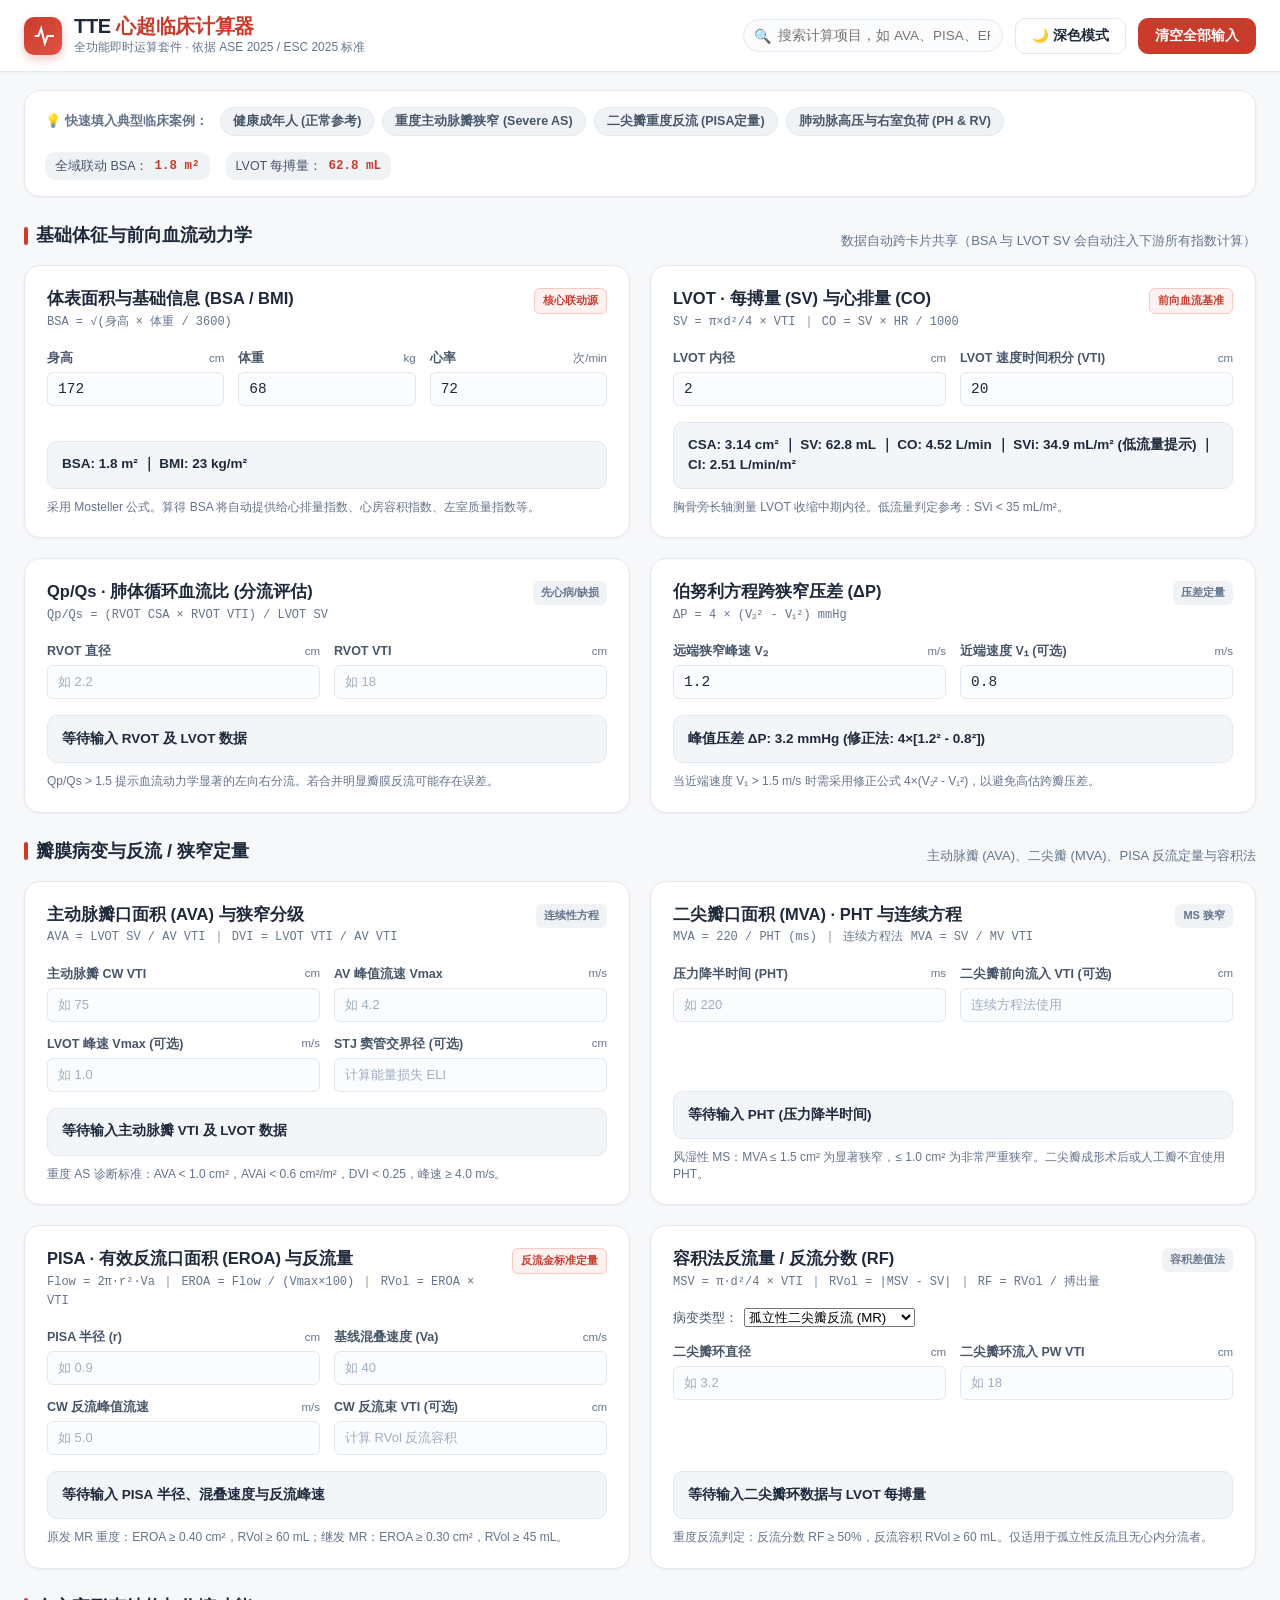
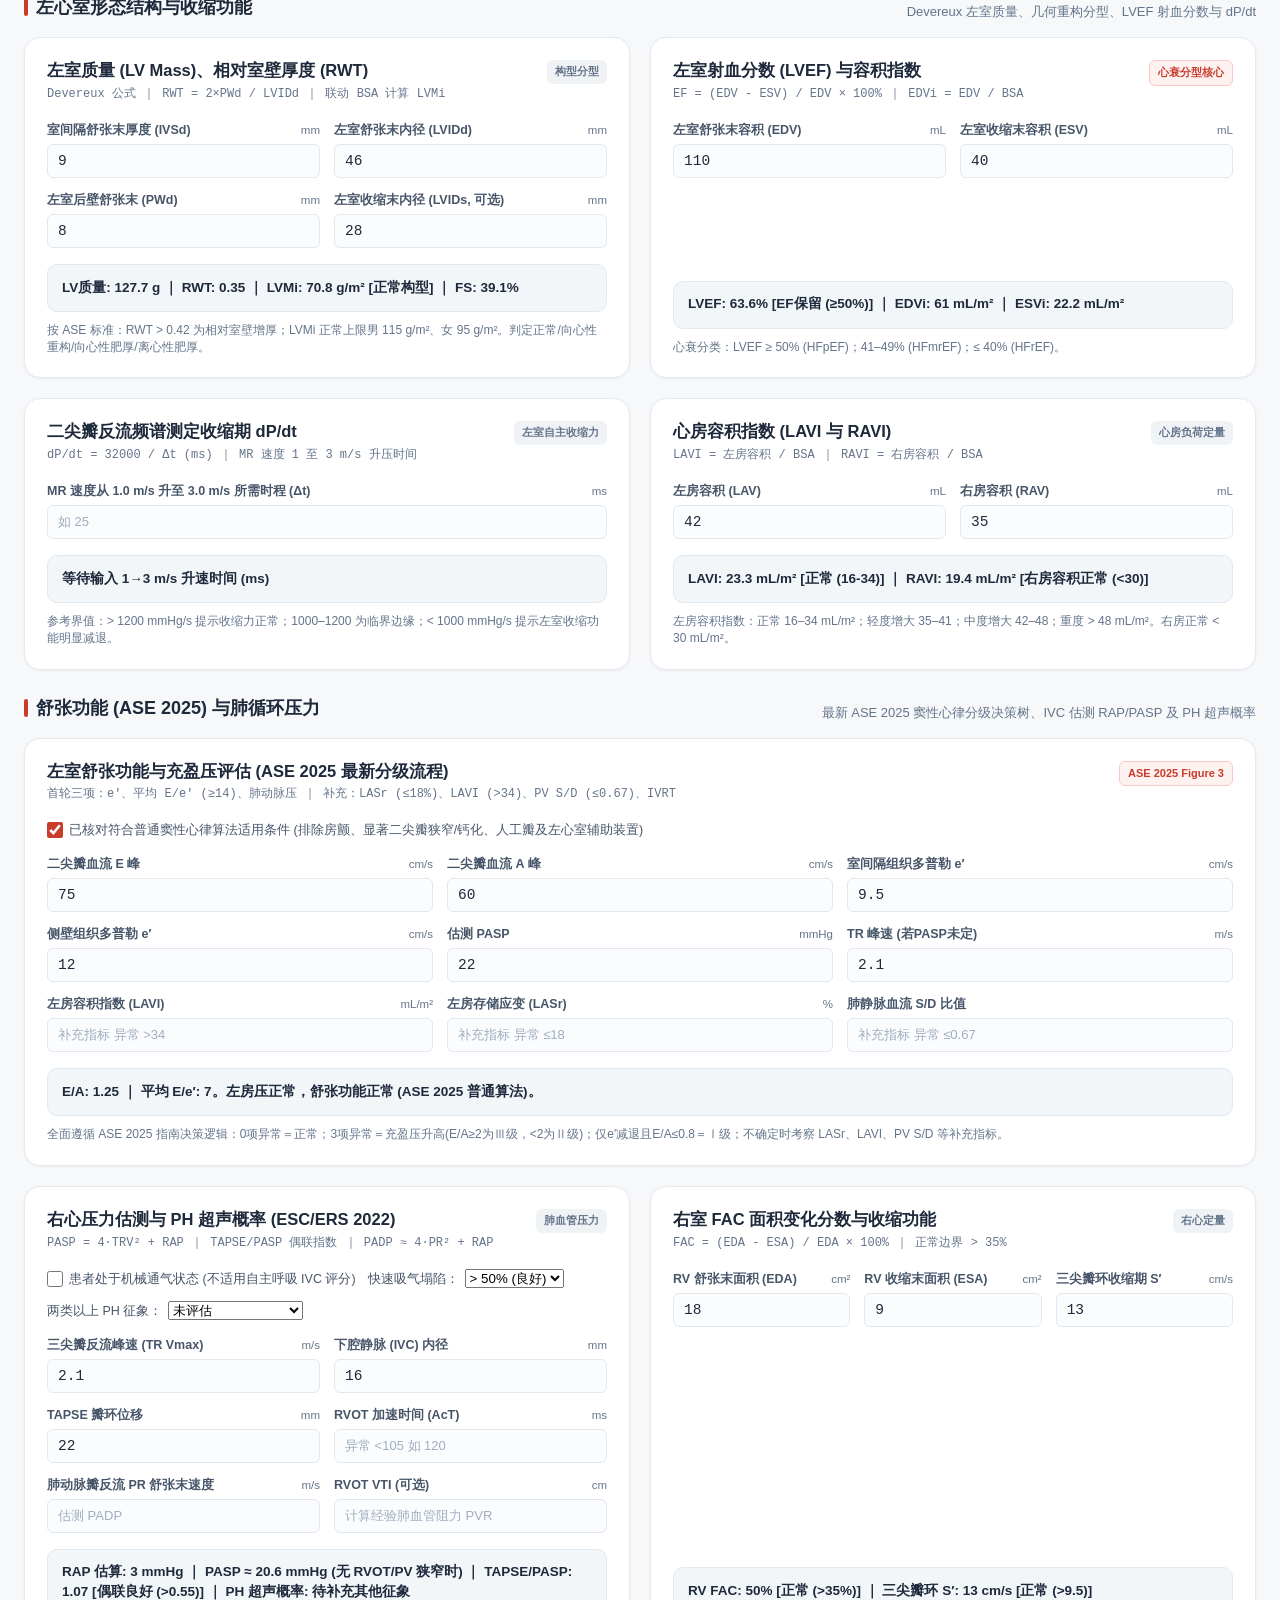
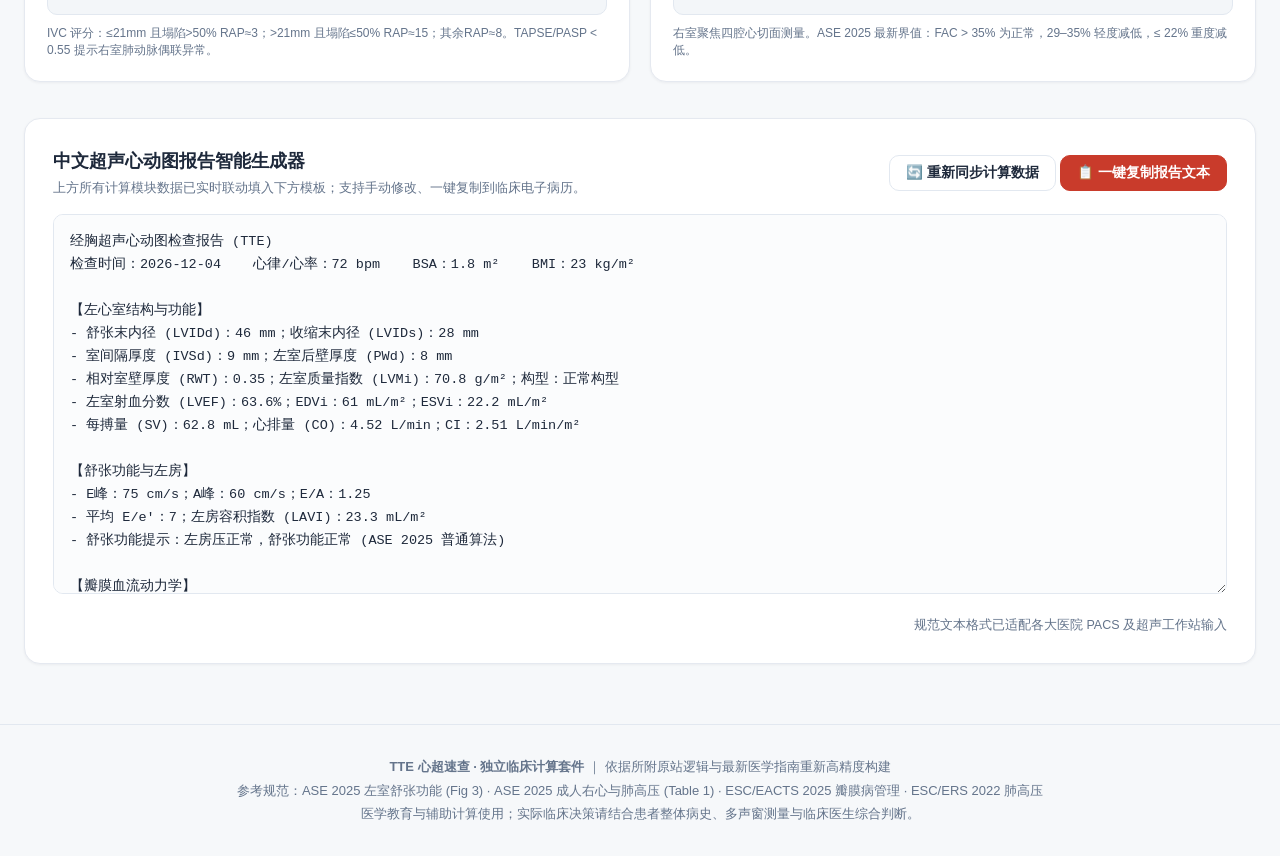
<file: index.html>
<!DOCTYPE html>
<html lang="zh-CN">
<head>
  <meta charset="utf-8">
  <meta name="viewport" content="width=device-width, initial-scale=1.0">
  <title>TTE 心超速查 · 临床计算器专业版 (含ASE 2025/ESC 2025)</title>
  <meta name="description" content="经胸超声心动图(TTE)全套真实在线医学计算器：体表面积BSA、LVOT心排量、Qp/Qs、主动脉瓣狭窄AVA、二尖瓣口面积MVA、PISA反流定量、左室质量LVMi、LVEF、ASE 2025舒张功能辅助及中文心超报告模板自动生成。">
  <link rel="icon" type="image/svg+xml" href="data:image/svg+xml,%3Csvg xmlns='http://www.w3.org/2000/svg' viewBox='0 0 32 32'%3E%3Crect width='32' height='32' rx='8' fill='%23c93b2b'/%3E%3Cpath d='M4 17h6l3-8 5 15 3-7h7' fill='none' stroke='white' stroke-width='2.5'/%3E%3C/svg%3E">
  <link rel="stylesheet" href="style.css">
</head>
<body>

  <!-- 顶部主导航栏 -->
  <header class="header-wrap">
    <div class="header-inner">
      <a class="brand-box" href="#">
        <div class="brand-icon">
          <svg viewBox="0 0 24 24"><path d="M3 12h4l3-8 4 16 3-8h7"/></svg>
        </div>
        <div class="brand-titles">
          <h1>TTE <span>心超临床计算器</span></h1>
          <p>全功能即时运算套件 · 依据 ASE 2025 / ESC 2025 标准</p>
        </div>
      </a>

      <div class="header-actions">
        <div class="search-box">
          <span class="search-icon">🔍</span>
          <input type="text" id="calcSearch" placeholder="搜索计算项目，如 AVA、PISA、EF..." aria-label="搜索项目">
        </div>
        <button class="btn" id="themeToggle" type="button" aria-label="切换明暗主题">🌙 深色模式</button>
        <button class="btn btn-primary" id="clearCalc" type="button">清空全部输入</button>
      </div>
    </div>
  </header>

  <!-- 预设病例与跨卡片联动状态横幅 -->
  <div class="banner">
    <div class="banner-card">
      <div class="preset-group">
        <span class="preset-title">💡 快速填入典型临床案例：</span>
        <button class="pill-btn" data-preset="normal">健康成年人 (正常参考)</button>
        <button class="pill-btn" data-preset="severe_as">重度主动脉瓣狭窄 (Severe AS)</button>
        <button class="pill-btn" data-preset="mr_pisa">二尖瓣重度反流 (PISA定量)</button>
        <button class="pill-btn" data-preset="ph_rv">肺动脉高压与右室负荷 (PH & RV)</button>
      </div>
      <div class="banner-stats">
        <div class="stat-badge">全域联动 BSA：<b id="badge-bsa">未计算</b></div>
        <div class="stat-badge">LVOT 每搏量：<b id="badge-sv">未计算</b></div>
      </div>
    </div>
  </div>

  <!-- 计算器主网格区域 -->
  <main class="main-container" id="calcApp">

    <!-- 一、基础体征与每搏输出量 -->
    <div class="section-head">
      <h2>基础体征与前向血流动力学</h2>
      <span>数据自动跨卡片共享（BSA 与 LVOT SV 会自动注入下游所有指数计算）</span>
    </div>

    <div class="calc-grid">
      <!-- 1. 体表面积与基础信息 -->
      <section class="calc-card" id="card-basic">
        <div>
          <div class="card-header">
            <div class="card-title-group">
              <h3>体表面积与基础信息 (BSA / BMI)</h3>
              <div class="card-formula">BSA = √(身高 × 体重 / 3600)</div>
            </div>
            <span class="badge-tag highlight">核心联动源</span>
          </div>
          <div class="fields-grid field-3col">
            <div class="field-item">
              <label for="c-height">身高 <span class="unit">cm</span></label>
              <div class="input-wrap"><input id="c-height" type="number" step="any" min="30" max="250" placeholder="如 170"></div>
            </div>
            <div class="field-item">
              <label for="c-weight">体重 <span class="unit">kg</span></label>
              <div class="input-wrap"><input id="c-weight" type="number" step="any" min="1" max="300" placeholder="如 65"></div>
            </div>
            <div class="field-item">
              <label for="c-hr">心率 <span class="unit">次/min</span></label>
              <div class="input-wrap"><input id="c-hr" type="number" step="any" min="20" max="250" placeholder="如 75"></div>
            </div>
          </div>
        </div>
        <div>
          <div class="calc-output" id="out-basic" aria-live="polite">等待输入身高与体重</div>
          <div class="card-footer">采用 Mosteller 公式。算得 BSA 将自动提供给心排量指数、心房容积指数、左室质量指数等。</div>
        </div>
      </section>

      <!-- 2. LVOT · 每搏量与心排量 -->
      <section class="calc-card" id="card-flow">
        <div>
          <div class="card-header">
            <div class="card-title-group">
              <h3>LVOT · 每搏量 (SV) 与心排量 (CO)</h3>
              <div class="card-formula">SV = π×d²/4 × VTI ｜ CO = SV × HR / 1000</div>
            </div>
            <span class="badge-tag highlight">前向血流基准</span>
          </div>
          <div class="fields-grid">
            <div class="field-item">
              <label for="c-ld">LVOT 内径 <span class="unit">cm</span></label>
              <div class="input-wrap"><input id="c-ld" type="number" step="any" min="0.5" max="5.0" placeholder="如 2.0"></div>
            </div>
            <div class="field-item">
              <label for="c-lvti">LVOT 速度时间积分 (VTI) <span class="unit">cm</span></label>
              <div class="input-wrap"><input id="c-lvti" type="number" step="any" min="1" max="80" placeholder="如 20"></div>
            </div>
          </div>
        </div>
        <div>
          <div class="calc-output" id="out-flow" aria-live="polite">等待输入 LVOT 内径与 VTI</div>
          <div class="card-footer">胸骨旁长轴测量 LVOT 收缩中期内径。低流量判定参考：SVi &lt; 35 mL/m²。</div>
        </div>
      </section>

      <!-- 3. Qp/Qs 肺体循环血流比 -->
      <section class="calc-card" id="card-shunt">
        <div>
          <div class="card-header">
            <div class="card-title-group">
              <h3>Qp/Qs · 肺体循环血流比 (分流评估)</h3>
              <div class="card-formula">Qp/Qs = (RVOT CSA × RVOT VTI) / LVOT SV</div>
            </div>
            <span class="badge-tag">先心病/缺损</span>
          </div>
          <div class="fields-grid">
            <div class="field-item">
              <label for="c-rd">RVOT 直径 <span class="unit">cm</span></label>
              <div class="input-wrap"><input id="c-rd" type="number" step="any" min="0.5" max="6.0" placeholder="如 2.2"></div>
            </div>
            <div class="field-item">
              <label for="c-rvti">RVOT VTI <span class="unit">cm</span></label>
              <div class="input-wrap"><input id="c-rvti" type="number" step="any" min="1" max="100" placeholder="如 18"></div>
            </div>
          </div>
        </div>
        <div>
          <div class="calc-output" id="out-shunt" aria-live="polite">等待输入 RVOT 数据 (自动引用上方 LVOT SV)</div>
          <div class="card-footer">Qp/Qs &gt; 1.5 提示血流动力学显著的左向右分流。若合并明显瓣膜反流可能存在误差。</div>
        </div>
      </section>

      <!-- 4. 简便 / 修正伯努利方程 -->
      <section class="calc-card" id="card-bernoulli">
        <div>
          <div class="card-header">
            <div class="card-title-group">
              <h3>伯努利方程跨狭窄压差 (ΔP)</h3>
              <div class="card-formula">ΔP = 4 × (V₂² - V₁²) mmHg</div>
            </div>
            <span class="badge-tag">压差定量</span>
          </div>
          <div class="fields-grid">
            <div class="field-item">
              <label for="c-v2">远端狭窄峰速 V₂ <span class="unit">m/s</span></label>
              <div class="input-wrap"><input id="c-v2" type="number" step="any" min="0.1" max="10" placeholder="如 4.2"></div>
            </div>
            <div class="field-item">
              <label for="c-v1">近端速度 V₁ (可选) <span class="unit">m/s</span></label>
              <div class="input-wrap"><input id="c-v1" type="number" step="any" min="0" max="8" placeholder="缺省按 0 简便法"></div>
            </div>
          </div>
        </div>
        <div>
          <div class="calc-output" id="out-bernoulli" aria-live="polite">等待输入狭窄远端峰速 V₂</div>
          <div class="card-footer">当近端速度 V₁ &gt; 1.5 m/s 时需采用修正公式 4×(V₂² - V₁²)，以避免高估跨瓣压差。</div>
        </div>
      </section>
    </div>

    <!-- 二、瓣膜病变与血流动力学定量 -->
    <div class="section-head">
      <h2>瓣膜病变与反流 / 狭窄定量</h2>
      <span>主动脉瓣 (AVA)、二尖瓣 (MVA)、PISA 反流定量与容积法</span>
    </div>

    <div class="calc-grid">
      <!-- 5. 主动脉瓣口面积 AVA -->
      <section class="calc-card" id="card-ava">
        <div>
          <div class="card-header">
            <div class="card-title-group">
              <h3>主动脉瓣口面积 (AVA) 与狭窄分级</h3>
              <div class="card-formula">AVA = LVOT SV / AV VTI ｜ DVI = LVOT VTI / AV VTI</div>
            </div>
            <span class="badge-tag">连续性方程</span>
          </div>
          <div class="fields-grid">
            <div class="field-item">
              <label for="c-avti">主动脉瓣 CW VTI <span class="unit">cm</span></label>
              <div class="input-wrap"><input id="c-avti" type="number" step="any" min="1" max="300" placeholder="如 75"></div>
            </div>
            <div class="field-item">
              <label for="c-avmax">AV 峰值流速 Vmax <span class="unit">m/s</span></label>
              <div class="input-wrap"><input id="c-avmax" type="number" step="any" min="0.5" max="10" placeholder="如 4.2"></div>
            </div>
            <div class="field-item">
              <label for="c-lvmax">LVOT 峰速 Vmax (可选) <span class="unit">m/s</span></label>
              <div class="input-wrap"><input id="c-lvmax" type="number" step="any" min="0.2" max="6" placeholder="如 1.0"></div>
            </div>
            <div class="field-item">
              <label for="c-stj">STJ 窦管交界径 (可选) <span class="unit">cm</span></label>
              <div class="input-wrap"><input id="c-stj" type="number" step="any" min="1.0" max="6" placeholder="计算能量损失 ELI"></div>
            </div>
          </div>
        </div>
        <div>
          <div class="calc-output" id="out-ava" aria-live="polite">等待输入主动脉瓣 VTI (自动复用上方 LVOT 搏出量)</div>
          <div class="card-footer">重度 AS 诊断标准：AVA &lt; 1.0 cm²，AVAi &lt; 0.6 cm²/m²，DVI &lt; 0.25，峰速 ≥ 4.0 m/s。</div>
        </div>
      </section>

      <!-- 6. 二尖瓣口面积 MVA -->
      <section class="calc-card" id="card-mva">
        <div>
          <div class="card-header">
            <div class="card-title-group">
              <h3>二尖瓣口面积 (MVA) · PHT 与连续方程</h3>
              <div class="card-formula">MVA = 220 / PHT (ms) ｜ 连续方程法 MVA = SV / MV VTI</div>
            </div>
            <span class="badge-tag">MS 狭窄</span>
          </div>
          <div class="fields-grid">
            <div class="field-item">
              <label for="c-pht">压力降半时间 (PHT) <span class="unit">ms</span></label>
              <div class="input-wrap"><input id="c-pht" type="number" step="any" min="10" max="800" placeholder="如 220"></div>
            </div>
            <div class="field-item">
              <label for="c-mvti">二尖瓣前向流入 VTI (可选) <span class="unit">cm</span></label>
              <div class="input-wrap"><input id="c-mvti" type="number" step="any" min="1" max="200" placeholder="连续方程法使用"></div>
            </div>
          </div>
        </div>
        <div>
          <div class="calc-output" id="out-mva" aria-live="polite">等待输入 PHT</div>
          <div class="card-footer">风湿性 MS：MVA ≤ 1.5 cm² 为显著狭窄，≤ 1.0 cm² 为非常严重狭窄。二尖瓣成形术后或人工瓣不宜使用 PHT。</div>
        </div>
      </section>

      <!-- 7. PISA 近端等速表面积法 -->
      <section class="calc-card" id="card-pisa">
        <div>
          <div class="card-header">
            <div class="card-title-group">
              <h3>PISA · 有效反流口面积 (EROA) 与反流量</h3>
              <div class="card-formula">Flow = 2π·r²·Va ｜ EROA = Flow / (Vmax×100) ｜ RVol = EROA × VTI</div>
            </div>
            <span class="badge-tag highlight">反流金标准定量</span>
          </div>
          <div class="fields-grid">
            <div class="field-item">
              <label for="c-radius">PISA 半径 (r) <span class="unit">cm</span></label>
              <div class="input-wrap"><input id="c-radius" type="number" step="any" min="0.1" max="3.0" placeholder="如 0.9"></div>
            </div>
            <div class="field-item">
              <label for="c-alias">基线混叠速度 (Va) <span class="unit">cm/s</span></label>
              <div class="input-wrap"><input id="c-alias" type="number" step="any" min="10" max="80" placeholder="如 40"></div>
            </div>
            <div class="field-item">
              <label for="c-regv">CW 反流峰值流速 <span class="unit">m/s</span></label>
              <div class="input-wrap"><input id="c-regv" type="number" step="any" min="1" max="10" placeholder="如 5.0"></div>
            </div>
            <div class="field-item">
              <label for="c-regvti">CW 反流束 VTI (可选) <span class="unit">cm</span></label>
              <div class="input-wrap"><input id="c-regvti" type="number" step="any" min="1" max="300" placeholder="计算 RVol 反流容积"></div>
            </div>
          </div>
        </div>
        <div>
          <div class="calc-output" id="out-pisa" aria-live="polite">等待输入 PISA 半径、混叠速度及峰速</div>
          <div class="card-footer">原发 MR 重度：EROA ≥ 0.40 cm²，RVol ≥ 60 mL；继发 MR：EROA ≥ 0.30 cm²，RVol ≥ 45 mL。</div>
        </div>
      </section>

      <!-- 8. 容积法反流量与反流分数 -->
      <section class="calc-card" id="card-volume">
        <div>
          <div class="card-header">
            <div class="card-title-group">
              <h3>容积法反流量 / 反流分数 (RF)</h3>
              <div class="card-formula">MSV = π·d²/4 × VTI ｜ RVol = |MSV - SV| ｜ RF = RVol / 搏出量</div>
            </div>
            <span class="badge-tag">容积差值法</span>
          </div>
          <div class="option-row">
            <label for="lesion">病变类型：
              <select id="lesion">
                <option value="mr">孤立性二尖瓣反流 (MR)</option>
                <option value="ar">孤立性主动脉瓣反流 (AR)</option>
              </select>
            </label>
          </div>
          <div class="fields-grid">
            <div class="field-item">
              <label for="c-md">二尖瓣环直径 <span class="unit">cm</span></label>
              <div class="input-wrap"><input id="c-md" type="number" step="any" min="1.0" max="6.0" placeholder="如 3.2"></div>
            </div>
            <div class="field-item">
              <label for="c-mavti">二尖瓣环流入 PW VTI <span class="unit">cm</span></label>
              <div class="input-wrap"><input id="c-mavti" type="number" step="any" min="1" max="150" placeholder="如 18"></div>
            </div>
          </div>
        </div>
        <div>
          <div class="calc-output" id="out-volume" aria-live="polite">等待输入二尖瓣环数据 (引用上方 LVOT SV)</div>
          <div class="card-footer">重度反流判定：反流分数 RF ≥ 50%，反流容积 RVol ≥ 60 mL。仅适用于孤立性反流且无心内分流者。</div>
        </div>
      </section>
    </div>

    <!-- 三、左心室几何构型与收缩功能 -->
    <div class="section-head">
      <h2>左心室形态结构与收缩功能</h2>
      <span>Devereux 左室质量、几何重构分型、LVEF 射血分数与 dP/dt</span>
    </div>

    <div class="calc-grid">
      <!-- 9. 左室质量与几何构型 -->
      <section class="calc-card" id="card-mass">
        <div>
          <div class="card-header">
            <div class="card-title-group">
              <h3>左室质量 (LV Mass)、相对室壁厚度 (RWT)</h3>
              <div class="card-formula">Devereux 公式 ｜ RWT = 2×PWd / LVIDd ｜ 联动 BSA 计算 LVMi</div>
            </div>
            <span class="badge-tag">构型分型</span>
          </div>
          <div class="fields-grid">
            <div class="field-item">
              <label for="c-ivs">室间隔舒张末厚度 (IVSd) <span class="unit">mm</span></label>
              <div class="input-wrap"><input id="c-ivs" type="number" step="any" min="2" max="40" placeholder="如 10"></div>
            </div>
            <div class="field-item">
              <label for="c-lvidd">左室舒张末内径 (LVIDd) <span class="unit">mm</span></label>
              <div class="input-wrap"><input id="c-lvidd" type="number" step="any" min="15" max="100" placeholder="如 48"></div>
            </div>
            <div class="field-item">
              <label for="c-pw">左室后壁舒张末 (PWd) <span class="unit">mm</span></label>
              <div class="input-wrap"><input id="c-pw" type="number" step="any" min="2" max="40" placeholder="如 10"></div>
            </div>
            <div class="field-item">
              <label for="c-lvids">左室收缩末内径 (LVIDs, 可选) <span class="unit">mm</span></label>
              <div class="input-wrap"><input id="c-lvids" type="number" step="any" min="10" max="90" placeholder="计算短轴缩短率 FS"></div>
            </div>
          </div>
        </div>
        <div>
          <div class="calc-output" id="out-mass" aria-live="polite">等待输入 IVSd、LVIDd 与 PWd</div>
          <div class="card-footer">按 ASE 标准：RWT &gt; 0.42 为相对室壁增厚；LVMi 正常上限男 115 g/m²、女 95 g/m²。判定正常/向心性重构/向心性肥厚/离心性肥厚。</div>
        </div>
      </section>

      <!-- 10. 左室射血分数 LVEF -->
      <section class="calc-card" id="card-ef">
        <div>
          <div class="card-header">
            <div class="card-title-group">
              <h3>左室射血分数 (LVEF) 与容积指数</h3>
              <div class="card-formula">EF = (EDV - ESV) / EDV × 100% ｜ EDVi = EDV / BSA</div>
            </div>
            <span class="badge-tag highlight">心衰分型核心</span>
          </div>
          <div class="fields-grid">
            <div class="field-item">
              <label for="c-edv">左室舒张末容积 (EDV) <span class="unit">mL</span></label>
              <div class="input-wrap"><input id="c-edv" type="number" step="any" min="10" max="600" placeholder="双平面 Simpson 如 120"></div>
            </div>
            <div class="field-item">
              <label for="c-esv">左室收缩末容积 (ESV) <span class="unit">mL</span></label>
              <div class="input-wrap"><input id="c-esv" type="number" step="any" min="5" max="500" placeholder="如 45"></div>
            </div>
          </div>
        </div>
        <div>
          <div class="calc-output" id="out-ef" aria-live="polite">等待输入 EDV 与 ESV</div>
          <div class="card-footer">心衰分类：LVEF ≥ 50% (HFpEF)；41–49% (HFmrEF)；≤ 40% (HFrEF)。</div>
        </div>
      </section>

      <!-- 11. MR 频谱 dP/dt -->
      <section class="calc-card" id="card-dpdt">
        <div>
          <div class="card-header">
            <div class="card-title-group">
              <h3>二尖瓣反流频谱测定收缩期 dP/dt</h3>
              <div class="card-formula">dP/dt = 32000 / Δt (ms) ｜ MR 速度 1 至 3 m/s 升压时间</div>
            </div>
            <span class="badge-tag">左室自主收缩力</span>
          </div>
          <div class="fields-grid">
            <div class="field-item" style="grid-column: span 2;">
              <label for="c-dt">MR 速度从 1.0 m/s 升至 3.0 m/s 所需时程 (Δt) <span class="unit">ms</span></label>
              <div class="input-wrap"><input id="c-dt" type="number" step="any" min="5" max="200" placeholder="如 25"></div>
            </div>
          </div>
        </div>
        <div>
          <div class="calc-output" id="out-dpdt" aria-live="polite">等待输入 MR 1→3 m/s 时程 Δt</div>
          <div class="card-footer">参考界值：&gt; 1200 mmHg/s 提示收缩力正常；1000–1200 为临界边缘；&lt; 1000 mmHg/s 提示左室收缩功能明显减退。</div>
        </div>
      </section>

      <!-- 12. 心房容积指数 -->
      <section class="calc-card" id="card-atrial">
        <div>
          <div class="card-header">
            <div class="card-title-group">
              <h3>心房容积指数 (LAVI 与 RAVI)</h3>
              <div class="card-formula">LAVI = 左房容积 / BSA ｜ RAVI = 右房容积 / BSA</div>
            </div>
            <span class="badge-tag">心房负荷定量</span>
          </div>
          <div class="fields-grid">
            <div class="field-item">
              <label for="c-lav">左房容积 (LAV) <span class="unit">mL</span></label>
              <div class="input-wrap"><input id="c-lav" type="number" step="any" min="5" max="300" placeholder="双平面法 如 45"></div>
            </div>
            <div class="field-item">
              <label for="c-rav">右房容积 (RAV) <span class="unit">mL</span></label>
              <div class="input-wrap"><input id="c-rav" type="number" step="any" min="5" max="300" placeholder="盘叠法 如 35"></div>
            </div>
          </div>
        </div>
        <div>
          <div class="calc-output" id="out-atrial" aria-live="polite">等待输入心房容积 (自动引用上方 BSA)</div>
          <div class="card-footer">左房容积指数：正常 16–34 mL/m²；轻度增大 35–41；中度增大 42–48；重度 &gt; 48 mL/m²。右房正常 &lt; 30 mL/m²。</div>
        </div>
      </section>
    </div>

    <!-- 四、舒张功能与肺高压评估 -->
    <div class="section-head">
      <h2>舒张功能 (ASE 2025) 与肺循环压力</h2>
      <span>最新 ASE 2025 窦性心律分级决策树、IVC 估测 RAP/PASP 及 PH 超声概率</span>
    </div>

    <div class="calc-grid">
      <!-- 13. 舒张功能 ASE 2025 -->
      <section class="calc-card" id="card-dias" style="grid-column: span 2;">
        <div>
          <div class="card-header">
            <div class="card-title-group">
              <h3>左室舒张功能与充盈压评估 (ASE 2025 最新分级流程)</h3>
              <div class="card-formula">首轮三项：e'、平均 E/e' (≥14)、肺动脉压 ｜ 补充：LASr (≤18%)、LAVI (&gt;34)、PV S/D (≤0.67)、IVRT</div>
            </div>
            <span class="badge-tag highlight">ASE 2025 Figure 3</span>
          </div>

          <div class="option-row">
            <label class="check">
              <input type="checkbox" id="diasOK" class="checkbox-custom" checked>
              已核对符合普通窦性心律算法适用条件 (排除房颤、显著二尖瓣狭窄/钙化、人工瓣及左心室辅助装置)
            </label>
          </div>

          <div class="fields-grid field-3col">
            <div class="field-item">
              <label for="c-e">二尖瓣血流 E 峰 <span class="unit">cm/s</span></label>
              <div class="input-wrap"><input id="c-e" type="number" step="any" min="10" max="300" placeholder="如 80"></div>
            </div>
            <div class="field-item">
              <label for="c-a">二尖瓣血流 A 峰 <span class="unit">cm/s</span></label>
              <div class="input-wrap"><input id="c-a" type="number" step="any" min="10" max="300" placeholder="如 60"></div>
            </div>
            <div class="field-item">
              <label for="c-es">室间隔组织多普勒 e′ <span class="unit">cm/s</span></label>
              <div class="input-wrap"><input id="c-es" type="number" step="any" min="1" max="40" placeholder="异常 ≤6 如 8"></div>
            </div>
            <div class="field-item">
              <label for="c-el">侧壁组织多普勒 e′ <span class="unit">cm/s</span></label>
              <div class="input-wrap"><input id="c-el" type="number" step="any" min="1" max="40" placeholder="异常 ≤7 如 10"></div>
            </div>
            <div class="field-item">
              <label for="c-dpasp">估测 PASP <span class="unit">mmHg</span></label>
              <div class="input-wrap"><input id="c-dpasp" type="number" step="any" min="5" max="150" placeholder="异常 ≥35 如 28"></div>
            </div>
            <div class="field-item">
              <label for="c-dtr">TR 峰速 (若PASP未定) <span class="unit">m/s</span></label>
              <div class="input-wrap"><input id="c-dtr" type="number" step="any" min="0.5" max="8" placeholder="异常 ≥2.8 如 2.2"></div>
            </div>
            <div class="field-item">
              <label for="c-lavi">左房容积指数 (LAVI) <span class="unit">mL/m²</span></label>
              <div class="input-wrap"><input id="c-lavi" type="number" step="any" min="5" max="150" placeholder="补充指标 异常 >34"></div>
            </div>
            <div class="field-item">
              <label for="c-lasr">左房存储应变 (LASr) <span class="unit">%</span></label>
              <div class="input-wrap"><input id="c-lasr" type="number" step="any" min="1" max="80" placeholder="补充指标 异常 ≤18"></div>
            </div>
            <div class="field-item">
              <label for="c-sd">肺静脉血流 S/D 比值</label>
              <div class="input-wrap"><input id="c-sd" type="number" step="any" min="0.1" max="5" placeholder="补充指标 异常 ≤0.67"></div>
            </div>
          </div>
        </div>
        <div>
          <div class="calc-output" id="out-dias" aria-live="polite">等待输入舒张功能参数</div>
          <div class="card-footer">全面遵循 ASE 2025 指南决策逻辑：0项异常＝正常；3项异常＝充盈压升高(E/A≥2为Ⅲ级，&lt;2为Ⅱ级)；仅e'减退且E/A≤0.8＝Ⅰ级；不确定时考察 LASr、LAVI、PV S/D 等补充指标。</div>
        </div>
      </section>

      <!-- 14. 右心压力与 PH 概率 -->
      <section class="calc-card" id="card-pressure">
        <div>
          <div class="card-header">
            <div class="card-title-group">
              <h3>右心压力估测与 PH 超声概率 (ESC/ERS 2022)</h3>
              <div class="card-formula">PASP = 4·TRV² + RAP ｜ TAPSE/PASP 偶联指数 ｜ PADP ≈ 4·PR² + RAP</div>
            </div>
            <span class="badge-tag">肺血管压力</span>
          </div>

          <div class="option-row">
            <label class="check">
              <input type="checkbox" id="vent" class="checkbox-custom">
              患者处于机械通气状态 (不适用自主呼吸 IVC 评分)
            </label>
            <label for="collapse">快速吸气塌陷：
              <select id="collapse">
                <option value="">未评估</option>
                <option value="yes">&gt; 50% (良好)</option>
                <option value="no">≤ 50% (减弱)</option>
              </select>
            </label>
            <label for="phsigns">两类以上 PH 征象：
              <select id="phsigns">
                <option value="">未评估</option>
                <option value="no">无支持征象</option>
                <option value="yes">有支持征象 (A/B/C)</option>
              </select>
            </label>
          </div>

          <div class="fields-grid">
            <div class="field-item">
              <label for="c-tr">三尖瓣反流峰速 (TR Vmax) <span class="unit">m/s</span></label>
              <div class="input-wrap"><input id="c-tr" type="number" step="any" min="0.5" max="8" placeholder="如 2.8"></div>
            </div>
            <div class="field-item">
              <label for="c-ivc">下腔静脉 (IVC) 内径 <span class="unit">mm</span></label>
              <div class="input-wrap"><input id="c-ivc" type="number" step="any" min="5" max="50" placeholder="如 18"></div>
            </div>
            <div class="field-item">
              <label for="c-tapse">TAPSE 瓣环位移 <span class="unit">mm</span></label>
              <div class="input-wrap"><input id="c-tapse" type="number" step="any" min="5" max="40" placeholder="如 20"></div>
            </div>
            <div class="field-item">
              <label for="c-act">RVOT 加速时间 (AcT) <span class="unit">ms</span></label>
              <div class="input-wrap"><input id="c-act" type="number" step="any" min="20" max="250" placeholder="异常 &lt;105 如 120"></div>
            </div>
            <div class="field-item">
              <label for="c-prend">肺动脉瓣反流 PR 舒张末速度 <span class="unit">m/s</span></label>
              <div class="input-wrap"><input id="c-prend" type="number" step="any" min="0.2" max="5" placeholder="估测 PADP"></div>
            </div>
            <div class="field-item">
              <label for="c-rv_rvti">RVOT VTI (可选) <span class="unit">cm</span></label>
              <div class="input-wrap"><input id="c-rv_rvti" type="number" step="any" min="1" max="100" placeholder="计算经验肺血管阻力 PVR"></div>
            </div>
          </div>
        </div>
        <div>
          <div class="calc-output" id="out-pressure" aria-live="polite">等待输入 TR 峰速与 IVC 参数</div>
          <div class="card-footer">IVC 评分：≤21mm 且塌陷&gt;50% RAP≈3；&gt;21mm 且塌陷≤50% RAP≈15；其余RAP≈8。TAPSE/PASP &lt; 0.55 提示右室肺动脉偶联异常。</div>
        </div>
      </section>

      <!-- 15. 右室 FAC 与收缩功能 -->
      <section class="calc-card" id="card-rvcalc">
        <div>
          <div class="card-header">
            <div class="card-title-group">
              <h3>右室 FAC 面积变化分数与收缩功能</h3>
              <div class="card-formula">FAC = (EDA - ESA) / EDA × 100% ｜ 正常边界 &gt; 35%</div>
            </div>
            <span class="badge-tag">右心定量</span>
          </div>
          <div class="fields-grid field-3col">
            <div class="field-item">
              <label for="c-eda">RV 舒张末面积 (EDA) <span class="unit">cm²</span></label>
              <div class="input-wrap"><input id="c-eda" type="number" step="any" min="5" max="80" placeholder="如 20"></div>
            </div>
            <div class="field-item">
              <label for="c-esa">RV 收缩末面积 (ESA) <span class="unit">cm²</span></label>
              <div class="input-wrap"><input id="c-esa" type="number" step="any" min="2" max="60" placeholder="如 11"></div>
            </div>
            <div class="field-item">
              <label for="c-rvs">三尖瓣环收缩期 S′ <span class="unit">cm/s</span></label>
              <div class="input-wrap"><input id="c-rvs" type="number" step="any" min="2" max="40" placeholder="正常 &gt;9.5 如 12"></div>
            </div>
          </div>
        </div>
        <div>
          <div class="calc-output" id="out-rvcalc" aria-live="polite">等待输入 RV 面积或 S′ 速度</div>
          <div class="card-footer">右室聚焦四腔心切面测量。ASE 2025 最新界值：FAC &gt; 35% 为正常，29–35% 轻度减低，≤ 22% 重度减低。</div>
        </div>
      </section>
    </div>

    <!-- 五、规范中文超声心动图报告实时联动生成器 -->
    <section class="report-section" id="reportApp">
      <div class="report-header">
        <div>
          <h2>中文超声心动图报告智能生成器</h2>
          <p>上方所有计算模块数据已实时联动填入下方模板；支持手动修改、一键复制到临床电子病历。</p>
        </div>
        <div class="report-btn-group">
          <button class="btn" id="refreshReport" type="button">🔄 重新同步计算数据</button>
          <button class="btn btn-primary" id="copyReport" type="button">📋 一键复制报告文本</button>
        </div>
      </div>

      <textarea id="reportText" class="report-editor" aria-label="生成的超声报告文本" placeholder="正在生成报告..."></textarea>

      <div class="report-actions">
        <span class="status-text" id="copyStatus" role="status"></span>
        <span style="font-size: 12.5px; color: var(--text-muted);">规范文本格式已适配各大医院 PACS 及超声工作站输入</span>
      </div>
    </section>

  </main>

  <!-- 浮动通知 Toast -->
  <div class="toast-msg" id="toast" role="alert"></div>

  <!-- 页脚 -->
  <footer>
    <p><b>TTE 心超速查 · 独立临床计算套件</b> ｜ 依据所附原站逻辑与最新医学指南重新高精度构建</p>
    <p>参考规范：ASE 2025 左室舒张功能 (Fig 3) · ASE 2025 成人右心与肺高压 (Table 1) · ESC/EACTS 2025 瓣膜病管理 · ESC/ERS 2022 肺高压</p>
    <p>医学教育与辅助计算使用；实际临床决策请结合患者整体病史、多声窗测量与临床医生综合判断。</p>
  </footer>

  <script src="calc.js"></script>
  <script src="app.js"></script>
</body>
</html>
</file>
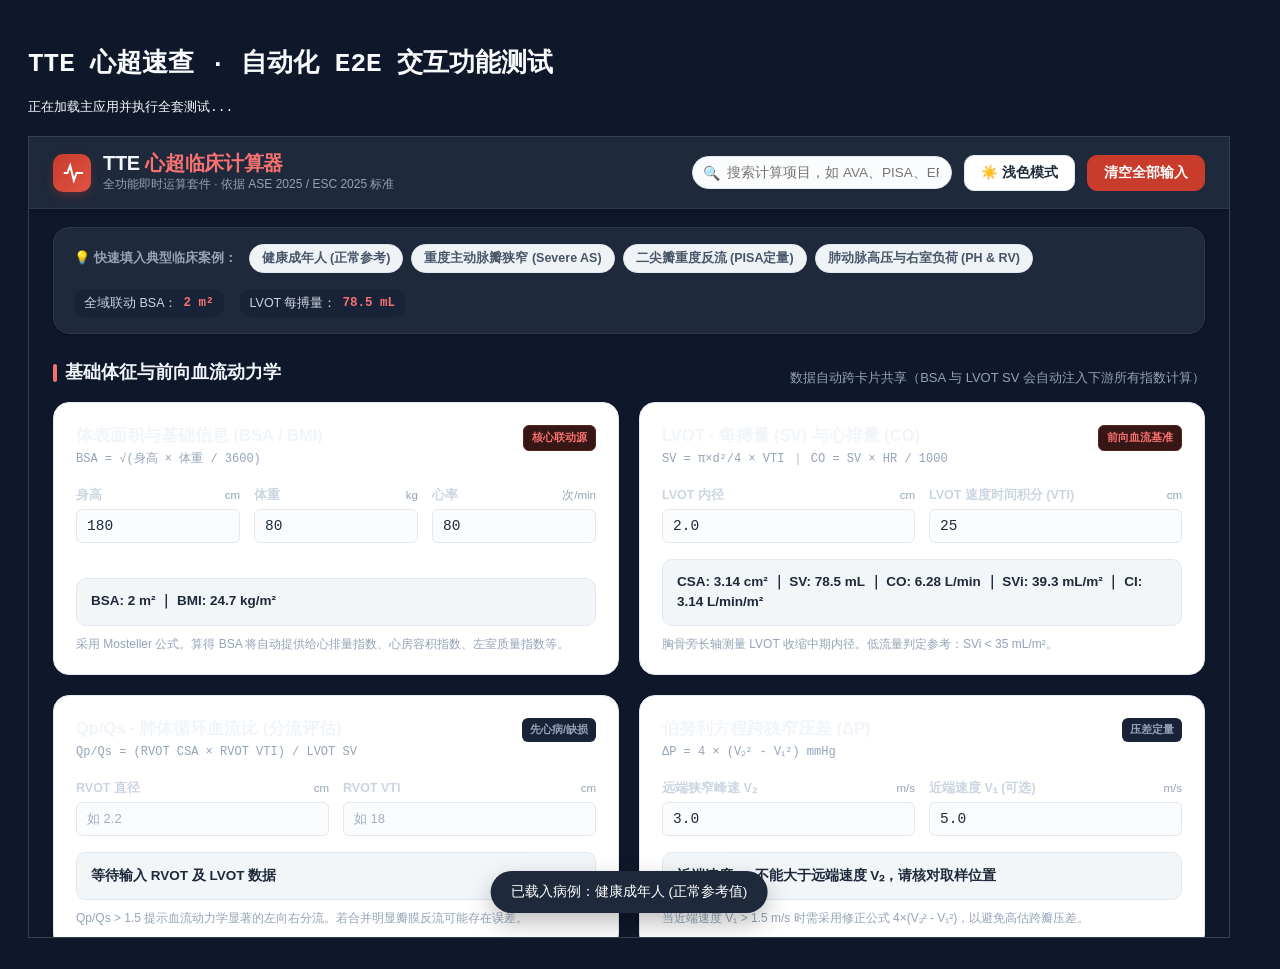
<file: e2e-test.html>
<!DOCTYPE html>
<html lang="zh-CN">
<head>
  <meta charset="utf-8">
  <title>TTE 计算器自动化 E2E 测试套件</title>
  <style>
    body { font-family: monospace; padding: 20px; background: #0f172a; color: #f8fafc; }
    .pass { color: #4ade80; }
    .fail { color: #f87171; font-weight: bold; }
    .summary { margin-top: 20px; padding: 15px; border-radius: 8px; font-size: 16px; }
    .summary.ok { background: #14532d; }
    .summary.err { background: #7f1d1d; }
    iframe { width: 1200px; height: 800px; border: 1px solid #334155; margin-top: 20px; background: white; }
  </style>
</head>
<body>
  <h1>TTE 心超速查 · 自动化 E2E 交互功能测试</h1>
  <div id="results">正在加载主应用并执行全套测试...</div>
  <iframe id="appFrame" src="index.html"></iframe>

  <script src="e2e-test.js"></script>
</body>
</html>
</file>
<file: style.css>
/* ==========================================================================
   TTE 心超计算器专业版 · 样式系统 (Light & Dark Theme)
   ========================================================================== */

:root {
  --primary: #c93b2b;
  --primary-hover: #b02a1c;
  --primary-light: #fef2f1;
  --primary-border: #f8c9c4;
  --accent-cyan: #0284c7;
  --accent-teal: #0d9488;
  --accent-emerald: #059669;
  
  --bg-page: #f6f8fa;
  --bg-card: #ffffff;
  --bg-input: #fbfcfd;
  --bg-subtle: #f0f3f6;
  --bg-output: #f3f6f9;
  
  --text-main: #1e293b;
  --text-muted: #64748b;
  --text-sub: #475569;
  --text-inverse: #ffffff;
  
  --border-light: #e2e8f0;
  --border-card: #e5e9f0;
  --border-focus: #c93b2b;
  
  --shadow-sm: 0 1px 3px rgba(15, 23, 42, 0.05);
  --shadow-md: 0 4px 12px rgba(15, 23, 42, 0.07);
  --shadow-lg: 0 10px 25px -5px rgba(15, 23, 42, 0.08);
  --shadow-glow: 0 0 0 3px rgba(201, 59, 43, 0.15);
  
  --radius-sm: 6px;
  --radius-md: 10px;
  --radius-lg: 16px;
  --radius-full: 9999px;
  
  --font-family: -apple-system, BlinkMacSystemFont, "Segoe UI", Roboto, "PingFang SC", "Hiragino Sans GB", "Microsoft YaHei", sans-serif;
  --font-mono: ui-monospace, SFMono-Regular, Menlo, Monaco, Consolas, "Liberation Mono", monospace;
  
  --transition: all 0.2s cubic-bezier(0.4, 0, 0.2, 1);
}

html.dark {
  --primary: #f87171;
  --primary-hover: #ef4444;
  --primary-light: #361715;
  --primary-border: #5c2420;
  --accent-cyan: #38bdf8;
  --accent-teal: #2dd4bf;
  --accent-emerald: #34d399;
  
  --bg-page: #0f172a;
  --bg-card: #1e293b;
  --bg-input: #0f172a;
  --bg-subtle: #192337;
  --bg-output: #141e30;
  
  --text-main: #f1f5f9;
  --text-muted: #94a3b8;
  --text-sub: #cbd5e1;
  --text-inverse: #0f172a;
  
  --border-light: #334155;
  --border-card: #2c384d;
  --border-focus: #f87171;
  
  --shadow-sm: 0 1px 3px rgba(0, 0, 0, 0.3);
  --shadow-md: 0 4px 14px rgba(0, 0, 0, 0.4);
  --shadow-lg: 0 12px 30px rgba(0, 0, 0, 0.5);
  --shadow-glow: 0 0 0 3px rgba(248, 113, 113, 0.25);
}

* {
  box-sizing: border-box;
  margin: 0;
  padding: 0;
}

body {
  background-color: var(--bg-page);
  color: var(--text-main);
  font-family: var(--font-family);
  font-size: 15px;
  line-height: 1.6;
  -webkit-font-smoothing: antialiased;
  min-height: 100vh;
}

/* 顶部导航与操作栏 */
.header-wrap {
  position: sticky;
  top: 0;
  z-index: 100;
  background: var(--bg-card);
  border-bottom: 1px solid var(--border-card);
  backdrop-filter: blur(12px);
  box-shadow: var(--shadow-sm);
}

.header-inner {
  max-width: 1400px;
  margin: 0 auto;
  padding: 14px 24px;
  display: flex;
  align-items: center;
  justify-content: space-between;
  gap: 16px;
  flex-wrap: wrap;
}

.brand-box {
  display: flex;
  align-items: center;
  gap: 12px;
  text-decoration: none;
  color: inherit;
}

.brand-icon {
  width: 38px;
  height: 38px;
  background: linear-gradient(135deg, #c93b2b, #e05344);
  border-radius: var(--radius-md);
  display: flex;
  align-items: center;
  justify-content: center;
  box-shadow: 0 4px 10px rgba(201, 59, 43, 0.28);
}

.brand-icon svg {
  width: 22px;
  height: 22px;
  stroke: white;
  fill: none;
  stroke-width: 2.2;
}

.brand-titles h1 {
  font-size: 20px;
  font-weight: 800;
  letter-spacing: -0.3px;
  line-height: 1.2;
}

.brand-titles h1 span {
  color: var(--primary);
}

.brand-titles p {
  font-size: 12px;
  color: var(--text-muted);
}

.header-actions {
  display: flex;
  align-items: center;
  gap: 12px;
  flex-wrap: wrap;
}

.search-box {
  position: relative;
  width: 260px;
}

.search-box input {
  width: 100%;
  padding: 8px 12px 8px 34px;
  border-radius: var(--radius-full);
  border: 1px solid var(--border-light);
  background: var(--bg-input);
  color: var(--text-main);
  font-size: 13.5px;
  transition: var(--transition);
}

.search-box input:focus {
  outline: none;
  border-color: var(--primary);
  box-shadow: var(--shadow-glow);
}

.search-icon {
  position: absolute;
  left: 11px;
  top: 50%;
  transform: translateY(-50%);
  font-size: 14px;
  color: var(--text-muted);
  pointer-events: none;
}

.btn {
  display: inline-flex;
  align-items: center;
  gap: 6px;
  padding: 8px 16px;
  border-radius: var(--radius-md);
  font-size: 13.5px;
  font-weight: 600;
  cursor: pointer;
  border: 1px solid var(--border-light);
  background: var(--bg-card);
  color: var(--text-main);
  transition: var(--transition);
  white-space: nowrap;
}

.btn:hover {
  background: var(--bg-subtle);
  border-color: var(--text-muted);
}

.btn-primary {
  background: var(--primary);
  color: white;
  border-color: var(--primary);
}

.btn-primary:hover {
  background: var(--primary-hover);
  border-color: var(--primary-hover);
  box-shadow: 0 4px 12px rgba(201, 59, 43, 0.3);
}

.btn-sm {
  padding: 4px 10px;
  font-size: 12px;
  border-radius: var(--radius-sm);
}

/* 顶部快速信息横幅 */
.banner {
  max-width: 1400px;
  margin: 18px auto 0;
  padding: 0 24px;
}

.banner-card {
  background: var(--bg-card);
  border: 1px solid var(--border-card);
  border-radius: var(--radius-lg);
  padding: 16px 20px;
  display: flex;
  align-items: center;
  justify-content: space-between;
  flex-wrap: wrap;
  gap: 16px;
  box-shadow: var(--shadow-sm);
}

.preset-group {
  display: flex;
  align-items: center;
  gap: 8px;
  flex-wrap: wrap;
}

.preset-title {
  font-size: 13px;
  font-weight: 700;
  color: var(--text-muted);
  margin-right: 4px;
  display: flex;
  align-items: center;
  gap: 4px;
}

.pill-btn {
  border: 1px solid var(--border-light);
  background: var(--bg-subtle);
  color: var(--text-sub);
  padding: 5px 12px;
  border-radius: var(--radius-full);
  font-size: 12.5px;
  font-weight: 600;
  cursor: pointer;
  transition: var(--transition);
}

.pill-btn:hover {
  background: var(--primary-light);
  border-color: var(--primary-border);
  color: var(--primary);
  transform: translateY(-1px);
}

.banner-stats {
  display: flex;
  align-items: center;
  gap: 16px;
}

.stat-badge {
  display: inline-flex;
  align-items: center;
  gap: 6px;
  background: var(--bg-subtle);
  padding: 4px 10px;
  border-radius: var(--radius-md);
  font-size: 12.5px;
  color: var(--text-sub);
}

.stat-badge b {
  color: var(--primary);
  font-family: var(--font-mono);
}

/* 主内容区网格 */
.main-container {
  max-width: 1400px;
  margin: 20px auto 60px;
  padding: 0 24px;
}

.section-head {
  margin: 24px 0 14px;
  display: flex;
  align-items: baseline;
  justify-content: space-between;
}

.section-head h2 {
  font-size: 18px;
  font-weight: 700;
  display: flex;
  align-items: center;
  gap: 8px;
}

.section-head h2::before {
  content: "";
  display: inline-block;
  width: 4px;
  height: 18px;
  background: var(--primary);
  border-radius: 2px;
}

.section-head span {
  font-size: 13px;
  color: var(--text-muted);
}

.calc-grid {
  display: grid;
  grid-template-columns: repeat(2, minmax(0, 1fr));
  gap: 20px;
}

@media (max-width: 900px) {
  .calc-grid {
    grid-template-columns: 1fr;
  }
}

/* 计算器卡片样式 */
.calc-card {
  background: var(--bg-card);
  border: 1px solid var(--border-card);
  border-radius: var(--radius-lg);
  padding: 22px;
  box-shadow: var(--shadow-sm);
  display: flex;
  flex-direction: column;
  justify-content: space-between;
  transition: var(--transition);
  position: relative;
}

.calc-card:hover {
  box-shadow: var(--shadow-md);
  border-color: rgba(201, 59, 43, 0.3);
}

.card-header {
  display: flex;
  align-items: flex-start;
  justify-content: space-between;
  margin-bottom: 16px;
  gap: 12px;
}

.card-title-group h3 {
  font-size: 16.5px;
  font-weight: 700;
  color: var(--text-main);
  line-height: 1.3;
}

.card-formula {
  font-family: var(--font-mono);
  font-size: 12px;
  color: var(--text-muted);
  margin-top: 3px;
}

.badge-tag {
  font-size: 11px;
  font-weight: 700;
  padding: 3px 8px;
  border-radius: var(--radius-sm);
  background: var(--bg-subtle);
  color: var(--text-muted);
  white-space: nowrap;
}

.badge-tag.highlight {
  background: var(--primary-light);
  color: var(--primary);
  border: 1px solid var(--primary-border);
}

/* 表单输入网格 */
.fields-grid {
  display: grid;
  grid-template-columns: repeat(2, minmax(0, 1fr));
  gap: 12px 14px;
  margin-bottom: 16px;
}

.field-3col {
  grid-template-columns: repeat(3, minmax(0, 1fr));
}

@media (max-width: 550px) {
  .fields-grid, .field-3col {
    grid-template-columns: 1fr;
  }
}

.field-item {
  display: flex;
  flex-direction: column;
  gap: 4px;
}

.field-item label {
  font-size: 12.5px;
  font-weight: 600;
  color: var(--text-sub);
  display: flex;
  align-items: center;
  justify-content: space-between;
}

.field-item label span.unit {
  font-weight: 400;
  color: var(--text-muted);
  font-size: 11.5px;
}

.input-wrap {
  position: relative;
  display: flex;
  align-items: center;
}

.input-wrap input, .input-wrap select {
  width: 100%;
  padding: 8px 10px;
  background: var(--bg-input);
  border: 1px solid var(--border-light);
  border-radius: var(--radius-sm);
  font-size: 14.5px;
  font-family: var(--font-mono);
  color: var(--text-main);
  transition: var(--transition);
}

.input-wrap input:focus, .input-wrap select:focus {
  outline: none;
  border-color: var(--border-focus);
  box-shadow: var(--shadow-glow);
  background: var(--bg-card);
}

.input-wrap input::placeholder {
  color: #a0aec0;
  font-family: var(--font-family);
  font-size: 13px;
}

/* 选项与复选开关 */
.option-row {
  display: flex;
  align-items: center;
  gap: 12px;
  margin-bottom: 14px;
  flex-wrap: wrap;
}

.option-row label {
  font-size: 12.5px;
  color: var(--text-sub);
  font-weight: 500;
  display: flex;
  align-items: center;
  gap: 6px;
}

.checkbox-custom {
  accent-color: var(--primary);
  width: 16px;
  height: 16px;
  cursor: pointer;
}

/* 输出显示卡槽 */
.calc-output {
  background: var(--bg-output);
  border: 1px solid var(--border-light);
  border-radius: var(--radius-md);
  padding: 12px 14px;
  font-size: 13.5px;
  font-weight: 600;
  line-height: 1.5;
  color: var(--text-main);
  min-height: 48px;
  display: flex;
  align-items: center;
  word-break: break-word;
  transition: var(--transition);
}

.calc-output.error {
  background: #fef2f2;
  border-color: #fca5a5;
  color: #b91c1c;
}

html.dark .calc-output.error {
  background: #450a0a;
  border-color: #7f1d1d;
  color: #fca5a5;
}

.card-footer {
  margin-top: 10px;
  font-size: 12px;
  color: var(--text-muted);
  line-height: 1.4;
}

/* 报告模板模块样式 */
.report-section {
  margin-top: 36px;
  background: var(--bg-card);
  border: 1px solid var(--border-card);
  border-radius: var(--radius-lg);
  padding: 28px;
  box-shadow: var(--shadow-sm);
}

.report-header {
  display: flex;
  align-items: center;
  justify-content: space-between;
  margin-bottom: 16px;
  flex-wrap: wrap;
  gap: 12px;
}

.report-header h2 {
  font-size: 18px;
  font-weight: 700;
  display: flex;
  align-items: center;
  gap: 8px;
}

.report-header p {
  font-size: 13px;
  color: var(--text-muted);
  margin-top: 2px;
}

.report-editor {
  width: 100%;
  height: 380px;
  background: var(--bg-input);
  border: 1px solid var(--border-light);
  border-radius: var(--radius-md);
  padding: 16px;
  font-family: var(--font-mono);
  font-size: 13.5px;
  line-height: 1.7;
  color: var(--text-main);
  resize: vertical;
  transition: var(--transition);
}

.report-editor:focus {
  outline: none;
  border-color: var(--primary);
  box-shadow: var(--shadow-glow);
}

.report-actions {
  display: flex;
  align-items: center;
  justify-content: space-between;
  margin-top: 14px;
  flex-wrap: wrap;
  gap: 12px;
}

.status-text {
  font-size: 13px;
  color: var(--accent-emerald);
  font-weight: 600;
}

/* 浮动提示 Toast */
.toast-msg {
  position: fixed;
  bottom: 24px;
  left: 50%;
  transform: translateX(-50%) translateY(50px);
  background: #1e293b;
  color: white;
  padding: 10px 20px;
  border-radius: var(--radius-full);
  font-size: 13.5px;
  box-shadow: 0 10px 25px rgba(0, 0, 0, 0.25);
  opacity: 0;
  pointer-events: none;
  transition: all 0.3s cubic-bezier(0.16, 1, 0.3, 1);
  z-index: 1000;
}

.toast-msg.show {
  transform: translateX(-50%) translateY(0);
  opacity: 1;
}

/* 页脚说明 */
footer {
  text-align: center;
  padding: 30px 20px;
  color: var(--text-muted);
  font-size: 13px;
  line-height: 1.8;
  border-top: 1px solid var(--border-light);
  margin-top: 40px;
}

footer a {
  color: var(--primary);
  text-decoration: none;
}

footer a:hover {
  text-decoration: underline;
}
</file>
